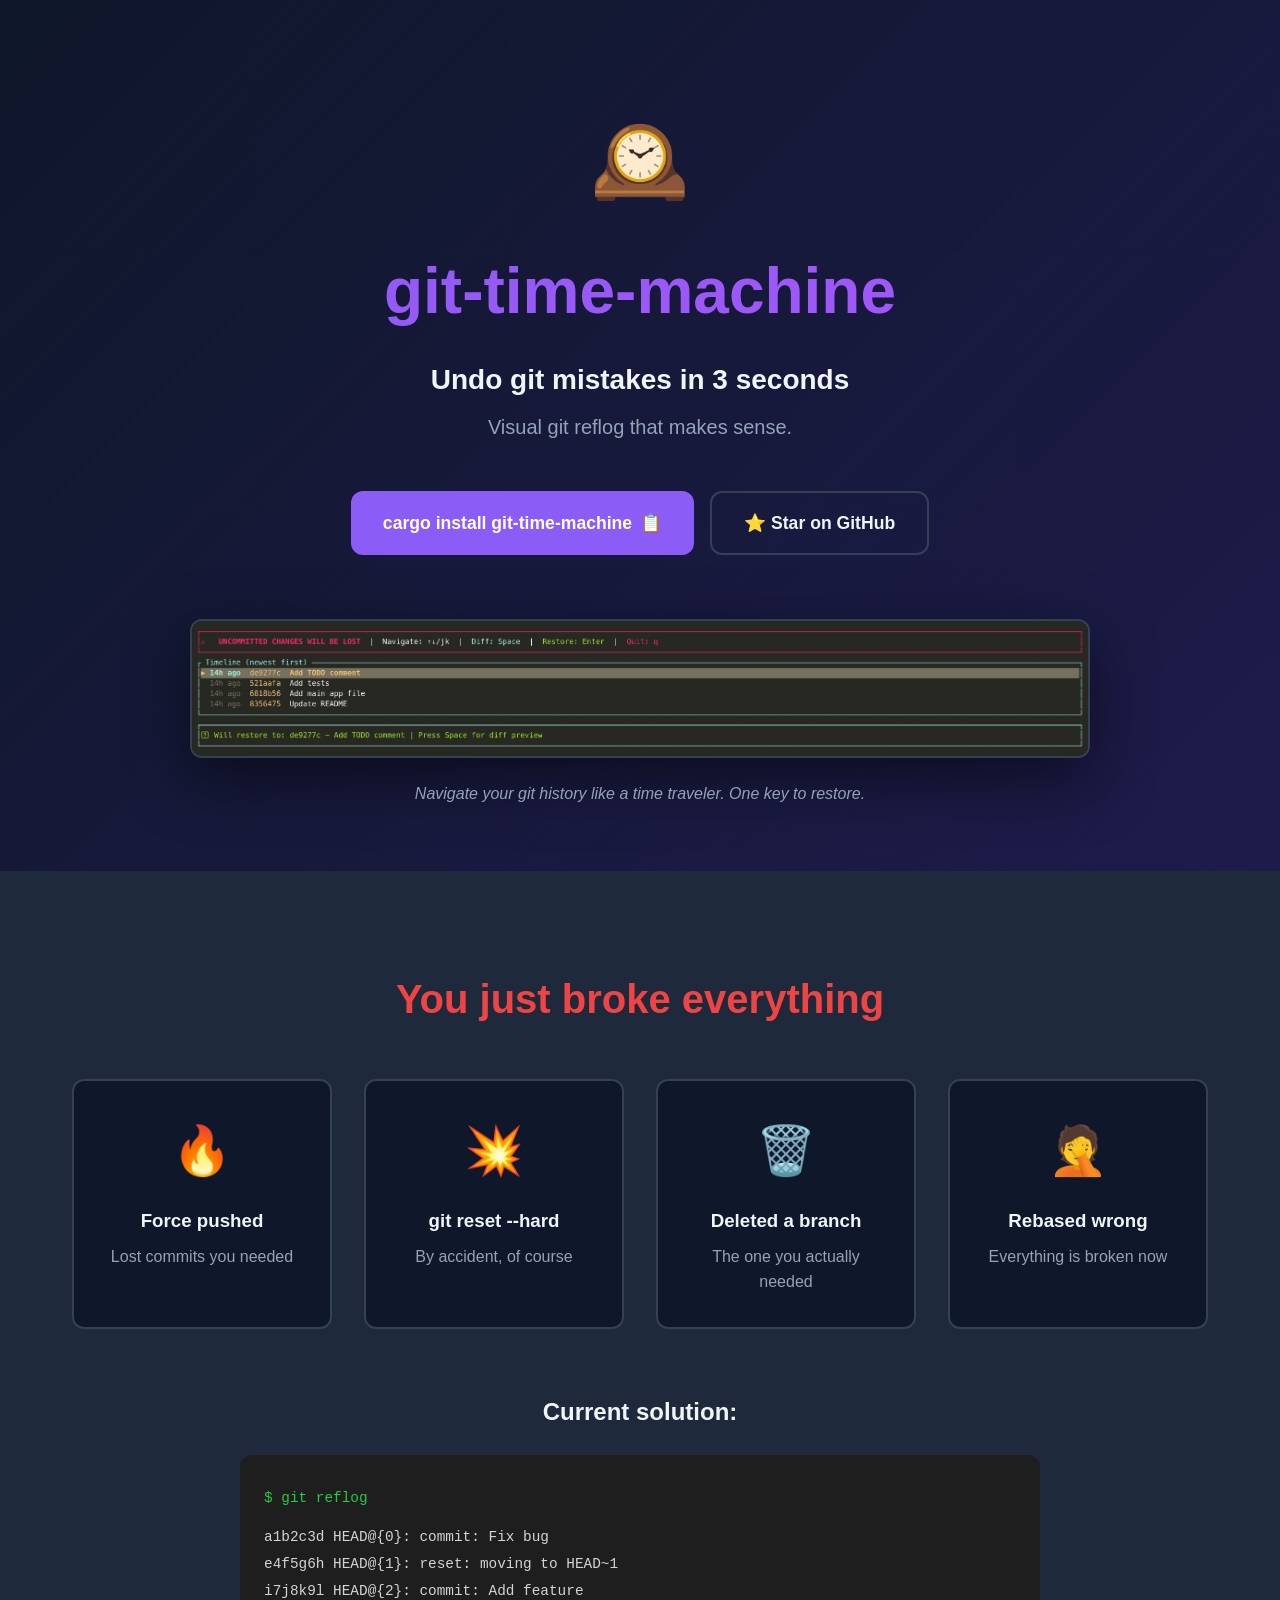
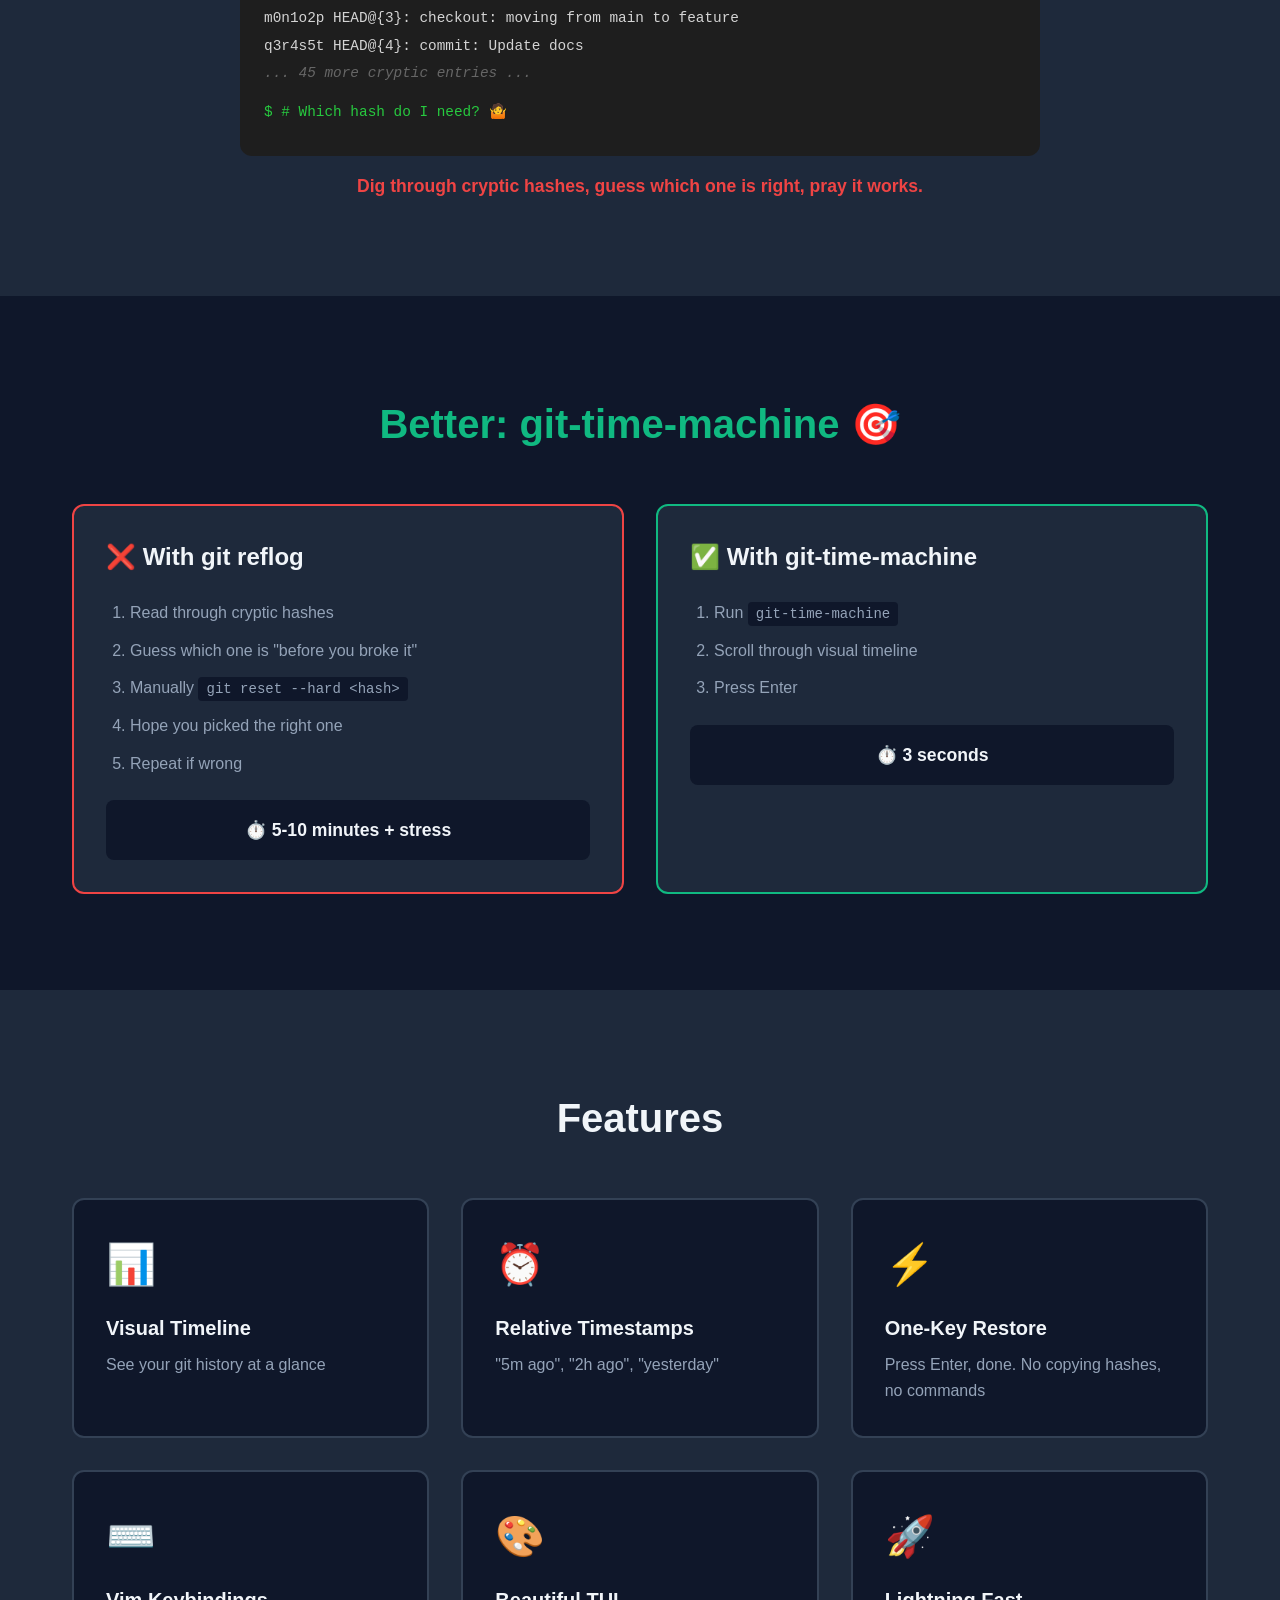
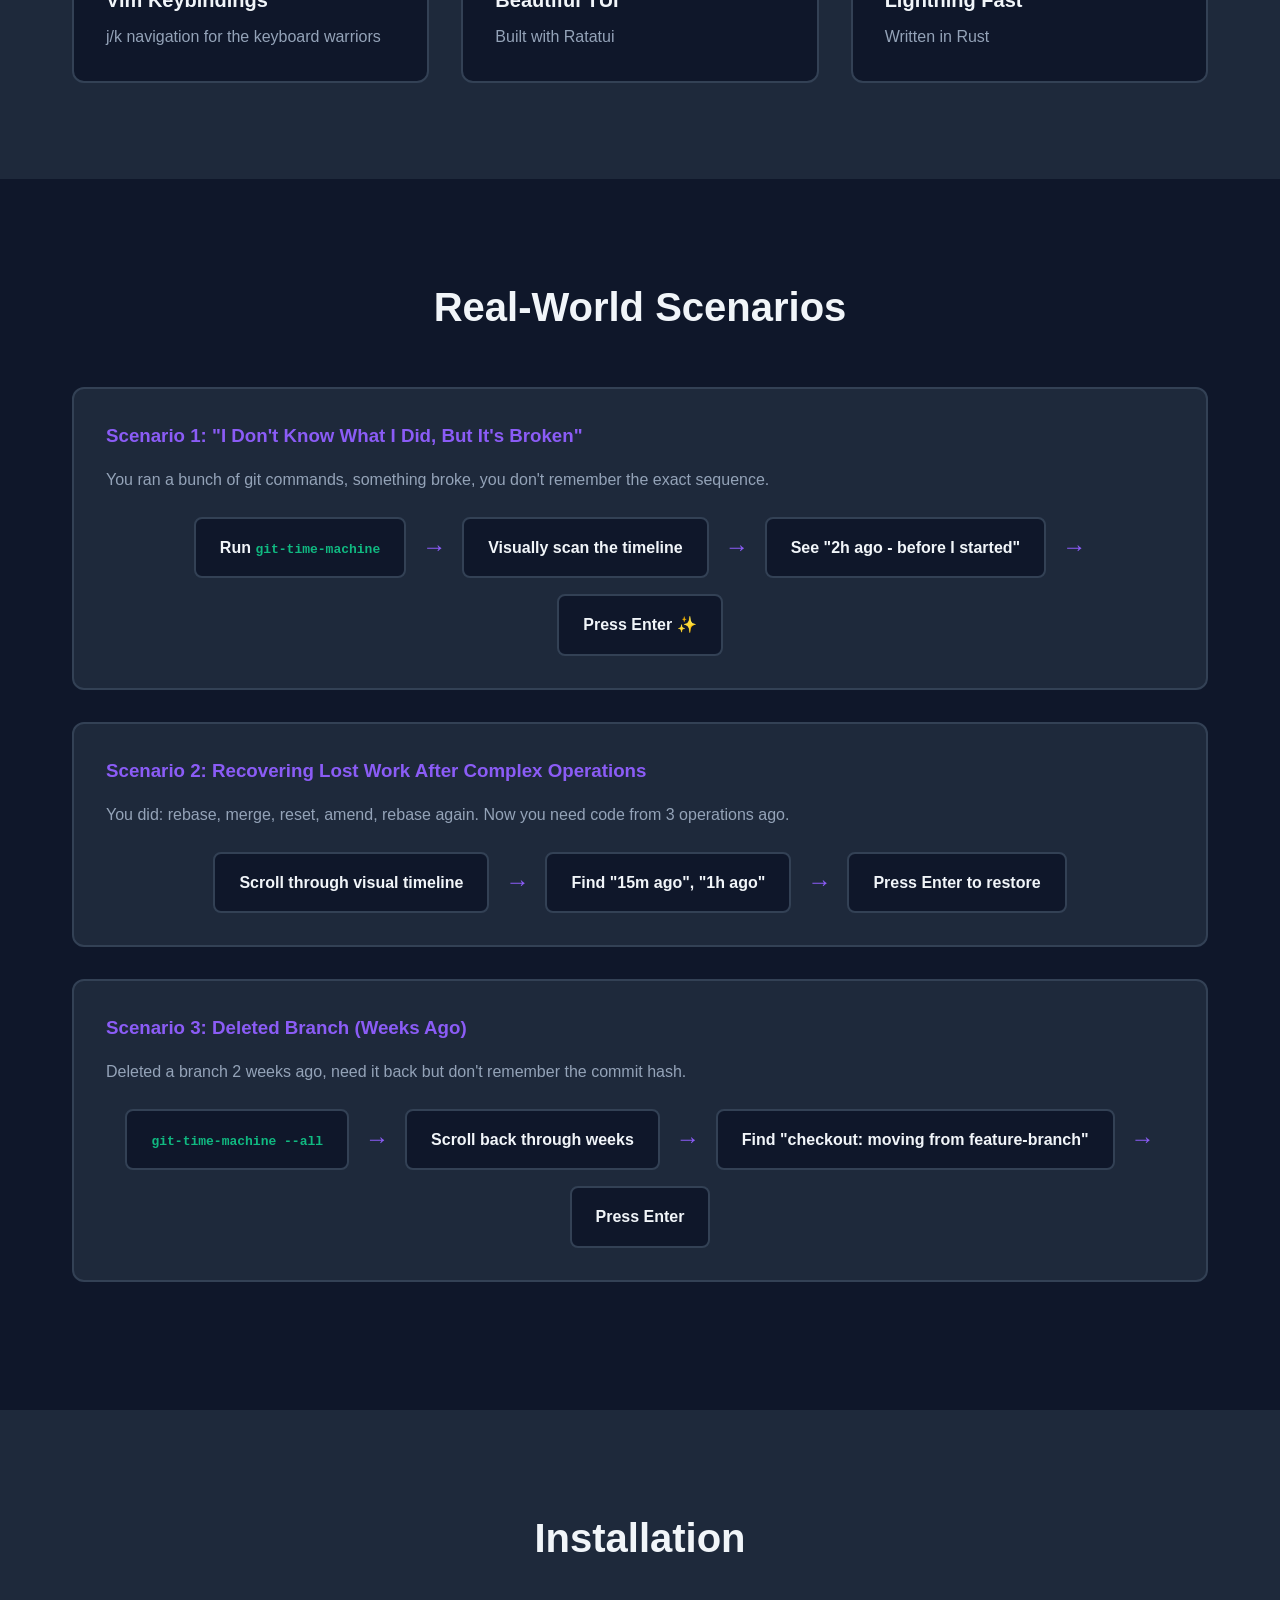
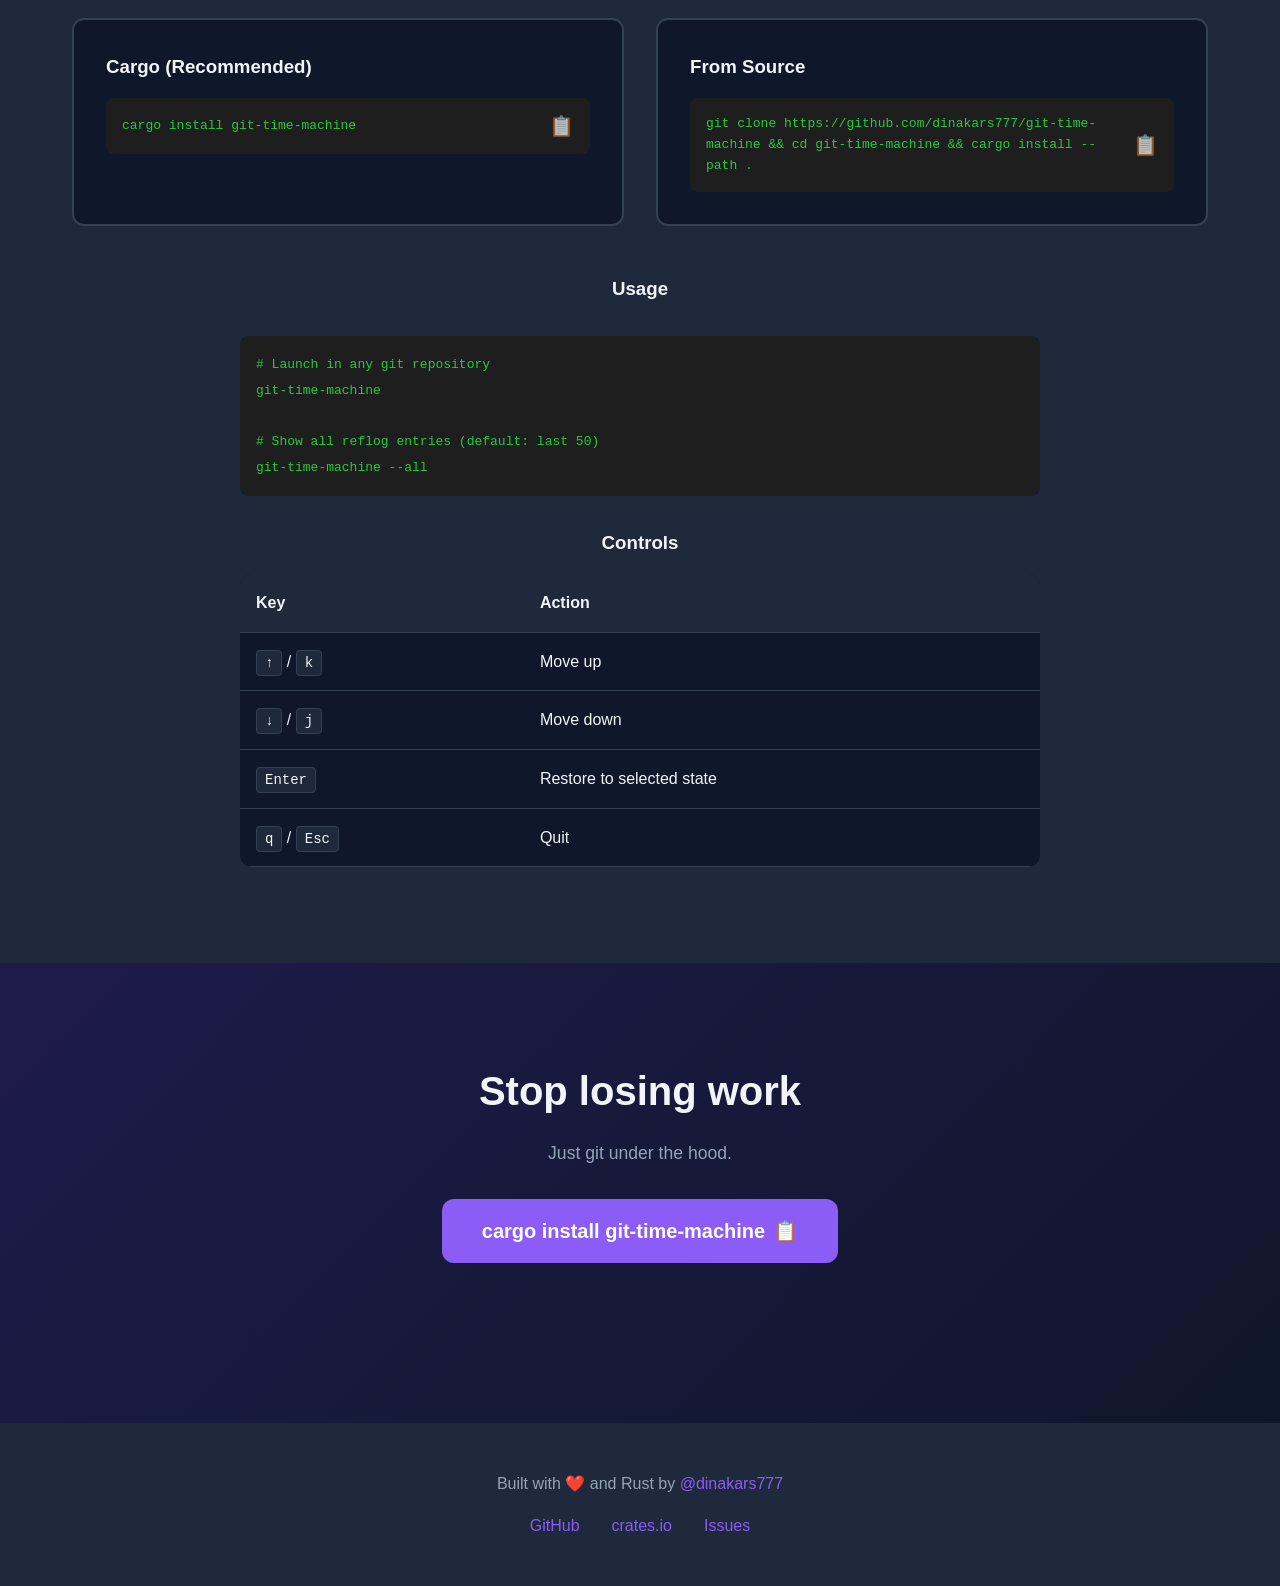
<file: docs/index.html>
<!DOCTYPE html>
<html lang="en">
<head>
    <meta charset="UTF-8">
    <meta name="viewport" content="width=device-width, initial-scale=1.0">
    <title>git-time-machine - Undo ANY git mistake in 3 seconds</title>
    <meta name="description" content="Visual git reflog TUI. Never lose work again. Navigate your git history like a time traveler with vim keybindings.">
    <link rel="stylesheet" href="style.css">
</head>
<body>
    <!-- Hero Section -->
    <section class="hero">
        <div class="container">
            <div class="hero-emoji">🕰️</div>
            <h1>git-time-machine</h1>
            <p class="tagline">Undo git mistakes in 3 seconds</p>
            <p class="subtitle">Visual git reflog that makes sense.</p>
            
            <div class="cta-buttons">
                <button class="btn-primary" onclick="copyCommand()">
                    <span class="btn-text">cargo install git-time-machine</span>
                    <span class="btn-icon">📋</span>
                </button>
                <a href="https://github.com/dinakars777/git-time-machine" class="btn-secondary" target="_blank">
                    ⭐ Star on GitHub
                </a>
            </div>
            
            <div class="demo-container">
                <img src="demo.gif" alt="git-time-machine demo" class="demo-gif">
                <p class="demo-caption">Navigate your git history like a time traveler. One key to restore.</p>
            </div>
        </div>
    </section>

    <!-- Problem Section -->
    <section class="problem">
        <div class="container">
            <h2>You just broke everything</h2>
            <div class="problem-grid">
                <div class="problem-card">
                    <div class="problem-icon">🔥</div>
                    <h3>Force pushed</h3>
                    <p>Lost commits you needed</p>
                </div>
                <div class="problem-card">
                    <div class="problem-icon">💥</div>
                    <h3>git reset --hard</h3>
                    <p>By accident, of course</p>
                </div>
                <div class="problem-card">
                    <div class="problem-icon">🗑️</div>
                    <h3>Deleted a branch</h3>
                    <p>The one you actually needed</p>
                </div>
                <div class="problem-card">
                    <div class="problem-icon">🤦</div>
                    <h3>Rebased wrong</h3>
                    <p>Everything is broken now</p>
                </div>
            </div>
            
            <div class="current-solution">
                <h3>Current solution:</h3>
                <div class="terminal-bad">
                    <div class="terminal-line">$ git reflog</div>
                    <div class="terminal-output">
                        <div>a1b2c3d HEAD@{0}: commit: Fix bug</div>
                        <div>e4f5g6h HEAD@{1}: reset: moving to HEAD~1</div>
                        <div>i7j8k9l HEAD@{2}: commit: Add feature</div>
                        <div>m0n1o2p HEAD@{3}: checkout: moving from main to feature</div>
                        <div>q3r4s5t HEAD@{4}: commit: Update docs</div>
                        <div class="dim">... 45 more cryptic entries ...</div>
                    </div>
                    <div class="terminal-line">$ # Which hash do I need? 🤷</div>
                </div>
                <p class="pain-point">Dig through cryptic hashes, guess which one is right, pray it works.</p>
            </div>
        </div>
    </section>

    <!-- Solution Section -->
    <section class="solution">
        <div class="container">
            <h2>Better: git-time-machine 🎯</h2>
            
            <div class="comparison">
                <div class="comparison-card bad">
                    <h3>❌ With git reflog</h3>
                    <ol>
                        <li>Read through cryptic hashes</li>
                        <li>Guess which one is "before you broke it"</li>
                        <li>Manually <code>git reset --hard &lt;hash&gt;</code></li>
                        <li>Hope you picked the right one</li>
                        <li>Repeat if wrong</li>
                    </ol>
                    <p class="time">⏱️ 5-10 minutes + stress</p>
                </div>
                
                <div class="comparison-card good">
                    <h3>✅ With git-time-machine</h3>
                    <ol>
                        <li>Run <code>git-time-machine</code></li>
                        <li>Scroll through visual timeline</li>
                        <li>Press Enter</li>
                    </ol>
                    <p class="time">⏱️ 3 seconds</p>
                </div>
            </div>
        </div>
    </section>

    <!-- Features Section -->
    <section class="features">
        <div class="container">
            <h2>Features</h2>
            <div class="features-grid">
                <div class="feature-card">
                    <div class="feature-icon">📊</div>
                    <h3>Visual Timeline</h3>
                    <p>See your git history at a glance</p>
                </div>
                <div class="feature-card">
                    <div class="feature-icon">⏰</div>
                    <h3>Relative Timestamps</h3>
                    <p>"5m ago", "2h ago", "yesterday"</p>
                </div>
                <div class="feature-card">
                    <div class="feature-icon">⚡</div>
                    <h3>One-Key Restore</h3>
                    <p>Press Enter, done. No copying hashes, no commands</p>
                </div>
                <div class="feature-card">
                    <div class="feature-icon">⌨️</div>
                    <h3>Vim Keybindings</h3>
                    <p>j/k navigation for the keyboard warriors</p>
                </div>
                <div class="feature-card">
                    <div class="feature-icon">🎨</div>
                    <h3>Beautiful TUI</h3>
                    <p>Built with Ratatui</p>
                </div>
                <div class="feature-card">
                    <div class="feature-icon">🚀</div>
                    <h3>Lightning Fast</h3>
                    <p>Written in Rust</p>
                </div>
            </div>
        </div>
    </section>

    <!-- Use Cases -->
    <section class="use-cases">
        <div class="container">
            <h2>Real-World Scenarios</h2>
            
            <div class="use-case">
                <h3>Scenario 1: "I Don't Know What I Did, But It's Broken"</h3>
                <p>You ran a bunch of git commands, something broke, you don't remember the exact sequence.</p>
                <div class="scenario-solution">
                    <div class="step">Run <code>git-time-machine</code></div>
                    <div class="arrow">→</div>
                    <div class="step">Visually scan the timeline</div>
                    <div class="arrow">→</div>
                    <div class="step">See "2h ago - before I started"</div>
                    <div class="arrow">→</div>
                    <div class="step">Press Enter ✨</div>
                </div>
            </div>
            
            <div class="use-case">
                <h3>Scenario 2: Recovering Lost Work After Complex Operations</h3>
                <p>You did: rebase, merge, reset, amend, rebase again. Now you need code from 3 operations ago.</p>
                <div class="scenario-solution">
                    <div class="step">Scroll through visual timeline</div>
                    <div class="arrow">→</div>
                    <div class="step">Find "15m ago", "1h ago"</div>
                    <div class="arrow">→</div>
                    <div class="step">Press Enter to restore</div>
                </div>
            </div>
            
            <div class="use-case">
                <h3>Scenario 3: Deleted Branch (Weeks Ago)</h3>
                <p>Deleted a branch 2 weeks ago, need it back but don't remember the commit hash.</p>
                <div class="scenario-solution">
                    <div class="step"><code>git-time-machine --all</code></div>
                    <div class="arrow">→</div>
                    <div class="step">Scroll back through weeks</div>
                    <div class="arrow">→</div>
                    <div class="step">Find "checkout: moving from feature-branch"</div>
                    <div class="arrow">→</div>
                    <div class="step">Press Enter</div>
                </div>
            </div>
        </div>
    </section>

    <!-- Installation -->
    <section class="installation">
        <div class="container">
            <h2>Installation</h2>
            <div class="install-options">
                <div class="install-card">
                    <h3>Cargo (Recommended)</h3>
                    <div class="code-block">
                        <code>cargo install git-time-machine</code>
                        <button class="copy-btn" onclick="copyToClipboard('cargo install git-time-machine')">📋</button>
                    </div>
                </div>
                <div class="install-card">
                    <h3>From Source</h3>
                    <div class="code-block">
                        <code>git clone https://github.com/dinakars777/git-time-machine && cd git-time-machine && cargo install --path .</code>
                        <button class="copy-btn" onclick="copyToClipboard('git clone https://github.com/dinakars777/git-time-machine && cd git-time-machine && cargo install --path .')">📋</button>
                    </div>
                </div>
            </div>
            
            <div class="usage-section">
                <h3>Usage</h3>
                <div class="code-block large">
                    <code># Launch in any git repository<br>git-time-machine<br><br># Show all reflog entries (default: last 50)<br>git-time-machine --all</code>
                </div>
                
                <h3>Controls</h3>
                <table class="controls-table">
                    <thead>
                        <tr>
                            <th>Key</th>
                            <th>Action</th>
                        </tr>
                    </thead>
                    <tbody>
                        <tr>
                            <td><kbd>↑</kbd> / <kbd>k</kbd></td>
                            <td>Move up</td>
                        </tr>
                        <tr>
                            <td><kbd>↓</kbd> / <kbd>j</kbd></td>
                            <td>Move down</td>
                        </tr>
                        <tr>
                            <td><kbd>Enter</kbd></td>
                            <td>Restore to selected state</td>
                        </tr>
                        <tr>
                            <td><kbd>q</kbd> / <kbd>Esc</kbd></td>
                            <td>Quit</td>
                        </tr>
                    </tbody>
                </table>
            </div>
        </div>
    </section>

    <!-- CTA Section -->
    <section class="cta">
        <div class="container">
            <h2>Stop losing work</h2>
            <p class="cta-subtext">Just git under the hood.</p>
            <div class="cta-buttons">
                <button class="btn-primary large" onclick="copyCommand()">
                    <span class="btn-text">cargo install git-time-machine</span>
                    <span class="btn-icon">📋</span>
                </button>
            </div>
        </div>
    </section>

    <!-- Footer -->
    <footer>
        <div class="container">
            <p>Built with ❤️ and Rust by <a href="https://github.com/dinakars777" target="_blank">@dinakars777</a></p>
            <div class="footer-links">
                <a href="https://github.com/dinakars777/git-time-machine" target="_blank">GitHub</a>
                <a href="https://crates.io/crates/git-time-machine" target="_blank">crates.io</a>
                <a href="https://github.com/dinakars777/git-time-machine/issues" target="_blank">Issues</a>
            </div>
        </div>
    </footer>

    <script src="script.js"></script>
</body>
</html>
</file>
<file: docs/style.css>
* {
    margin: 0;
    padding: 0;
    box-sizing: border-box;
}

:root {
    --primary: #8b5cf6;
    --primary-dark: #7c3aed;
    --secondary: #10b981;
    --danger: #ef4444;
    --bg: #0f172a;
    --bg-light: #1e293b;
    --text: #f1f5f9;
    --text-muted: #94a3b8;
    --border: #334155;
}

body {
    font-family: -apple-system, BlinkMacSystemFont, 'Segoe UI', Roboto, Oxygen, Ubuntu, Cantarell, sans-serif;
    background: var(--bg);
    color: var(--text);
    line-height: 1.6;
}

.container {
    max-width: 1200px;
    margin: 0 auto;
    padding: 0 2rem;
}

/* Hero Section */
.hero {
    padding: 6rem 0 4rem;
    text-align: center;
    background: linear-gradient(135deg, var(--bg) 0%, #1e1b4b 100%);
}

.hero-emoji {
    font-size: 5rem;
    margin-bottom: 1rem;
    animation: float 3s ease-in-out infinite;
}

@keyframes float {
    0%, 100% { transform: translateY(0); }
    50% { transform: translateY(-20px); }
}

.hero h1 {
    font-size: 4rem;
    font-weight: 800;
    margin-bottom: 1rem;
    background: linear-gradient(135deg, #8b5cf6 0%, #a855f7 100%);
    -webkit-background-clip: text;
    -webkit-text-fill-color: transparent;
    background-clip: text;
}

.tagline {
    font-size: 1.75rem;
    color: var(--text);
    margin-bottom: 0.5rem;
    font-weight: 600;
}

.subtitle {
    font-size: 1.25rem;
    color: var(--text-muted);
    margin-bottom: 3rem;
}

.cta-buttons {
    display: flex;
    gap: 1rem;
    justify-content: center;
    flex-wrap: wrap;
    margin-bottom: 4rem;
}

.btn-primary, .btn-secondary {
    padding: 1rem 2rem;
    border-radius: 0.75rem;
    font-size: 1.1rem;
    font-weight: 600;
    cursor: pointer;
    transition: all 0.3s ease;
    text-decoration: none;
    display: inline-flex;
    align-items: center;
    gap: 0.5rem;
}

.btn-primary {
    background: var(--primary);
    color: white;
    border: none;
}

.btn-primary:hover {
    background: var(--primary-dark);
    transform: translateY(-2px);
    box-shadow: 0 10px 25px rgba(139, 92, 246, 0.3);
}

.btn-primary.large {
    padding: 1.25rem 2.5rem;
    font-size: 1.25rem;
}

.btn-secondary {
    background: transparent;
    color: var(--text);
    border: 2px solid var(--border);
}

.btn-secondary:hover {
    border-color: var(--primary);
    color: var(--primary);
    transform: translateY(-2px);
}

/* Demo */
.demo-container {
    max-width: 900px;
    margin: 0 auto;
}

.demo-gif {
    width: 100%;
    border-radius: 0.75rem;
    box-shadow: 0 20px 60px rgba(0, 0, 0, 0.5);
    border: 2px solid var(--border);
}

.demo-caption {
    margin-top: 1rem;
    color: var(--text-muted);
    font-style: italic;
}

/* Problem Section */
.problem {
    padding: 6rem 0;
    background: var(--bg-light);
}

.problem h2 {
    font-size: 2.5rem;
    text-align: center;
    margin-bottom: 3rem;
    color: var(--danger);
}

.problem-grid {
    display: grid;
    grid-template-columns: repeat(auto-fit, minmax(250px, 1fr));
    gap: 2rem;
    margin-bottom: 4rem;
}

.problem-card {
    background: var(--bg);
    padding: 2rem;
    border-radius: 0.75rem;
    text-align: center;
    border: 2px solid var(--border);
}

.problem-icon {
    font-size: 3rem;
    margin-bottom: 1rem;
}

.problem-card h3 {
    margin-bottom: 0.5rem;
}

.problem-card p {
    color: var(--text-muted);
}

.current-solution {
    max-width: 800px;
    margin: 0 auto;
    text-align: center;
}

.current-solution h3 {
    margin-bottom: 1.5rem;
    font-size: 1.5rem;
}

.terminal-bad {
    background: #1e1e1e;
    border-radius: 0.75rem;
    padding: 1.5rem;
    text-align: left;
    font-family: 'Monaco', 'Menlo', 'Courier New', monospace;
    font-size: 0.9rem;
    margin-bottom: 1rem;
}

.terminal-line {
    color: #27c93f;
    margin: 0.5rem 0;
}

.terminal-output {
    margin: 1rem 0;
}

.terminal-output div {
    color: #d4d4d4;
    margin: 0.25rem 0;
}

.terminal-output .dim {
    color: #666;
    font-style: italic;
}

.pain-point {
    color: var(--danger);
    font-size: 1.1rem;
    font-weight: 600;
}

/* Solution Section */
.solution {
    padding: 6rem 0;
}

.solution h2 {
    font-size: 2.5rem;
    text-align: center;
    margin-bottom: 3rem;
    color: var(--secondary);
}

.comparison {
    display: grid;
    grid-template-columns: repeat(auto-fit, minmax(400px, 1fr));
    gap: 2rem;
}

.comparison-card {
    background: var(--bg-light);
    padding: 2rem;
    border-radius: 0.75rem;
    border: 2px solid var(--border);
}

.comparison-card.bad {
    border-color: var(--danger);
}

.comparison-card.good {
    border-color: var(--secondary);
}

.comparison-card h3 {
    margin-bottom: 1.5rem;
    font-size: 1.5rem;
}

.comparison-card ol {
    margin-left: 1.5rem;
    margin-bottom: 1.5rem;
}

.comparison-card li {
    margin: 0.75rem 0;
    color: var(--text-muted);
}

.comparison-card code {
    background: var(--bg);
    padding: 0.25rem 0.5rem;
    border-radius: 0.25rem;
    font-size: 0.875rem;
}

.time {
    font-weight: 600;
    font-size: 1.1rem;
    text-align: center;
    padding: 1rem;
    background: var(--bg);
    border-radius: 0.5rem;
}

/* Features Section */
.features {
    padding: 6rem 0;
    background: var(--bg-light);
}

.features h2 {
    font-size: 2.5rem;
    text-align: center;
    margin-bottom: 3rem;
}

.features-grid {
    display: grid;
    grid-template-columns: repeat(auto-fit, minmax(300px, 1fr));
    gap: 2rem;
}

.feature-card {
    background: var(--bg);
    padding: 2rem;
    border-radius: 0.75rem;
    border: 2px solid var(--border);
    transition: all 0.3s ease;
}

.feature-card:hover {
    border-color: var(--primary);
    transform: translateY(-5px);
}

.feature-icon {
    font-size: 2.5rem;
    margin-bottom: 1rem;
}

.feature-card h3 {
    font-size: 1.25rem;
    margin-bottom: 0.5rem;
}

.feature-card p {
    color: var(--text-muted);
}

/* Use Cases */
.use-cases {
    padding: 6rem 0;
}

.use-cases h2 {
    font-size: 2.5rem;
    text-align: center;
    margin-bottom: 3rem;
}

.use-case {
    background: var(--bg-light);
    padding: 2rem;
    border-radius: 0.75rem;
    margin-bottom: 2rem;
    border: 2px solid var(--border);
}

.use-case h3 {
    margin-bottom: 1rem;
    color: var(--primary);
}

.use-case p {
    color: var(--text-muted);
    margin-bottom: 1.5rem;
}

.scenario-solution {
    display: flex;
    align-items: center;
    gap: 1rem;
    flex-wrap: wrap;
    justify-content: center;
}

.step {
    background: var(--bg);
    padding: 1rem 1.5rem;
    border-radius: 0.5rem;
    border: 2px solid var(--border);
    font-weight: 600;
}

.step code {
    background: transparent;
    color: var(--secondary);
}

.arrow {
    font-size: 1.5rem;
    color: var(--primary);
}

/* Installation */
.installation {
    padding: 6rem 0;
    background: var(--bg-light);
}

.installation h2 {
    font-size: 2.5rem;
    text-align: center;
    margin-bottom: 3rem;
}

.install-options {
    display: grid;
    grid-template-columns: repeat(auto-fit, minmax(400px, 1fr));
    gap: 2rem;
    margin-bottom: 3rem;
}

.install-card {
    background: var(--bg);
    padding: 2rem;
    border-radius: 0.75rem;
    border: 2px solid var(--border);
}

.install-card h3 {
    margin-bottom: 1rem;
}

.code-block {
    background: #1e1e1e;
    padding: 1rem;
    border-radius: 0.5rem;
    display: flex;
    align-items: center;
    justify-content: space-between;
    gap: 1rem;
    font-family: 'Monaco', 'Menlo', 'Courier New', monospace;
}

.code-block.large {
    display: block;
    margin: 2rem 0;
}

.code-block code {
    color: #27c93f;
    flex: 1;
}

.copy-btn {
    background: transparent;
    border: none;
    cursor: pointer;
    font-size: 1.25rem;
    opacity: 0.7;
    transition: opacity 0.3s;
}

.copy-btn:hover {
    opacity: 1;
}

.usage-section {
    max-width: 800px;
    margin: 3rem auto 0;
}

.usage-section h3 {
    margin: 2rem 0 1rem;
    text-align: center;
}

.controls-table {
    width: 100%;
    background: var(--bg);
    border-radius: 0.75rem;
    overflow: hidden;
    border-collapse: collapse;
}

.controls-table th,
.controls-table td {
    padding: 1rem;
    text-align: left;
    border-bottom: 1px solid var(--border);
}

.controls-table th {
    background: var(--bg-light);
    font-weight: 600;
}

kbd {
    background: var(--bg-light);
    padding: 0.25rem 0.5rem;
    border-radius: 0.25rem;
    border: 1px solid var(--border);
    font-family: monospace;
    font-size: 0.875rem;
}

/* CTA Section */
.cta {
    padding: 6rem 0;
    text-align: center;
    background: linear-gradient(135deg, #1e1b4b 0%, var(--bg) 100%);
}

.cta h2 {
    font-size: 2.5rem;
    margin-bottom: 1rem;
}

.cta-subtext {
    margin-bottom: 2rem;
    color: var(--text-muted);
    font-size: 1.1rem;
}

/* Footer */
footer {
    padding: 3rem 0;
    background: var(--bg-light);
    text-align: center;
}

footer p {
    margin-bottom: 1rem;
    color: var(--text-muted);
}

footer a {
    color: var(--primary);
    text-decoration: none;
}

footer a:hover {
    text-decoration: underline;
}

.footer-links {
    display: flex;
    gap: 2rem;
    justify-content: center;
}

/* Responsive */
@media (max-width: 768px) {
    .hero h1 {
        font-size: 2.5rem;
    }
    
    .tagline {
        font-size: 1.25rem;
    }
    
    .subtitle {
        font-size: 1rem;
    }
    
    .problem h2,
    .solution h2,
    .features h2,
    .use-cases h2,
    .installation h2,
    .cta h2 {
        font-size: 2rem;
    }
    
    .comparison {
        grid-template-columns: 1fr;
    }
    
    .install-options {
        grid-template-columns: 1fr;
    }
    
    .scenario-solution {
        flex-direction: column;
    }
    
    .arrow {
        transform: rotate(90deg);
    }
}
</file>
